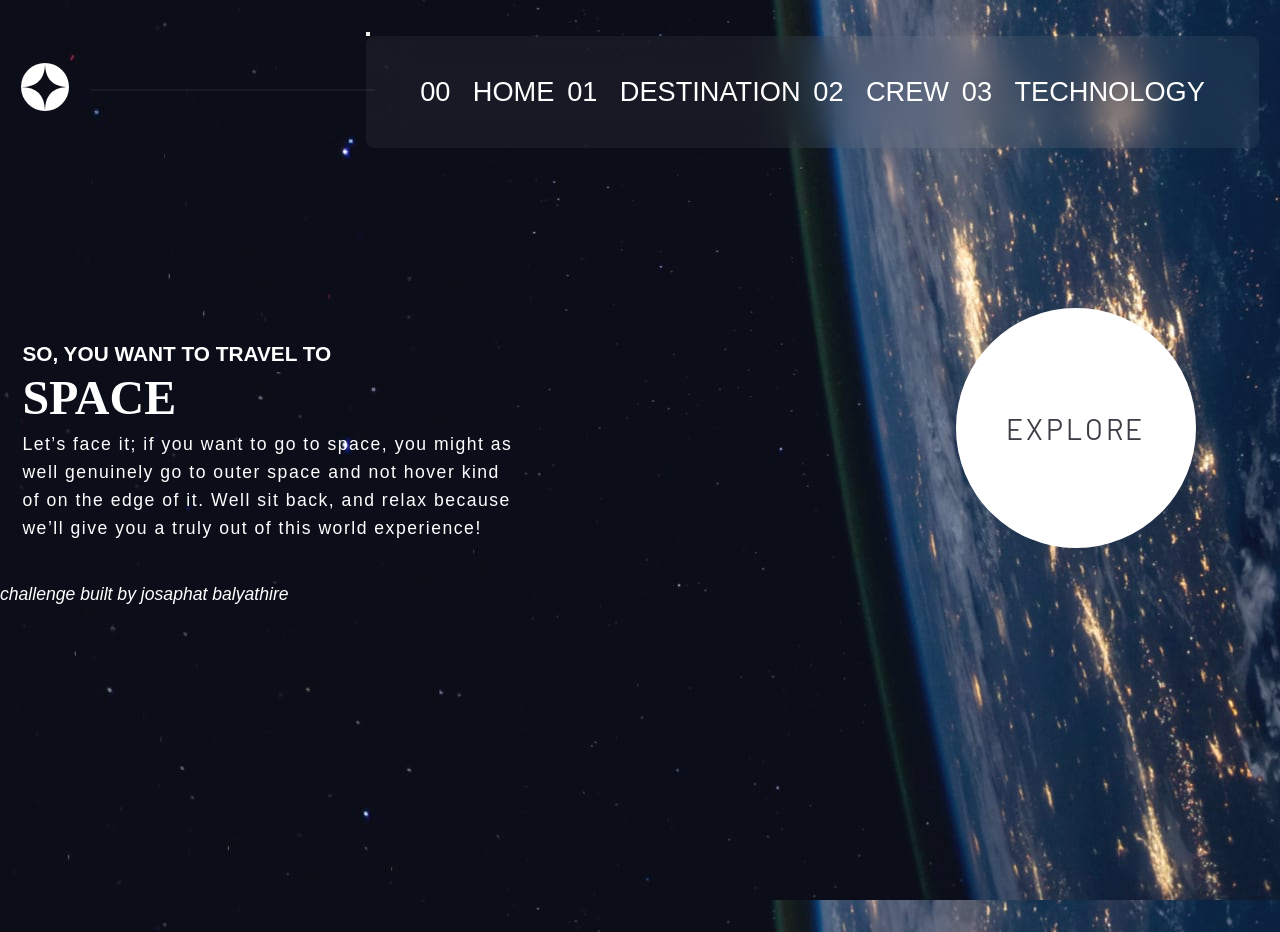
<file: index.html>
<!DOCTYPE html>
<html lang="en">
  <head>
    <meta charset="UTF-8" />
    <meta name="viewport" content="width=device-width, initial-scale=1.0" />

    <link
      rel="icon"
      type="image/png"
      sizes="32x32"
      href="./assets/favicon-32x32.png"
    />
    <title>The Design System</title>

    <link rel="preconnect" href="https://fonts.googleapis.com" />
    <link rel="preconnect" href="https://fonts.gstatic.com" crossorigin />
    <link
      href="https://fonts.googleapis.com/css2?family=Barlow+Condensed:wght@400;700&family=Bellefair&family=Barlow:wght@400;700&display=swap"
      rel="stylesheet"
    />

    <link rel="stylesheet" href="index.css" />

    <title>Frontend Mentor | Space tourism website</title>
  </head>

  <body class="home text-clr-white ff-general">
     <a href="#main" class="skip-content"> skip to the content</a>
    <!-- the header of the page -->
    <header id="primary-header" class="primary-header flex text-clr-white">
      <div class="logo-container">
        <img src="./assets/shared/logo.svg" alt="" class="logo" />
      </div>

      <div class="nav-menu">
        <button
          id="nav-toggle"
          aria-controls="primary-header"
          class="mobile-nav-toggle"
        >
          <span aria-expanded="false" class="sr-only">menu</span>
        </button>

        <nav class="navbar">
          <ul class="nav-list flex" data-josaphat="false">
            <li class="active nav-item uppercase ff-general fs-300">
              <a href="index.html" class="nav-link flex"
                ><span aria-hidden="true">00</span> Home</a
              >
            </li>
            <li class="nav-item uppercase ff-general fs-300">
              <a href="destination.html" class="nav-link flex"
                ><span aria-hidden="true">01</span> Destination</a
              >
            </li>
            <li class="nav-item uppercase ff-general fs-300">
              <a href="crew.html" class="nav-link flex"
                ><span aria-hidden="true">02</span> Crew</a
              >
            </li>
            <li class="nav-item uppercase ff-general fs-300">
              <a href="technology.html" class="nav-link flex"
                ><span aria-hidden="true">03</span> Technology</a
              >
            </li>
          </ul>
        </nav>
      </div>
    </header>

    <main class="grid-container-home grid ">
      <div>
        <h1 class="uppercase  ff-general fs-400">
          So, you want to travel to
          <span class=" fs-900 uppercase text-clr-white  ff-serif d-block">Space</span>
        </h1>

        <div>
          <p class=" letter-spacing3">
            Let’s face it; if you want to go to space, you might as well
            genuinely go to outer space and not hover kind of on the edge of it.
            Well sit back, and relax because we’ll give you a truly out of this
            world experience!
          </p>
        </div>
      </div>

      <div class="explore-btn-container">
        <a
          href="destination.html"
          class="large-btn text-clr-dark uppercase bg-clr-white ff-second letter-spacing2 fs-500"
          >Explore</a
        >
      </div>
    </main>

    <script src="index.js"></script>

    <address>
      <p>challenge built by <i>josaphat balyathire</i></p>
    </address>
  </body>
</html>
</file>
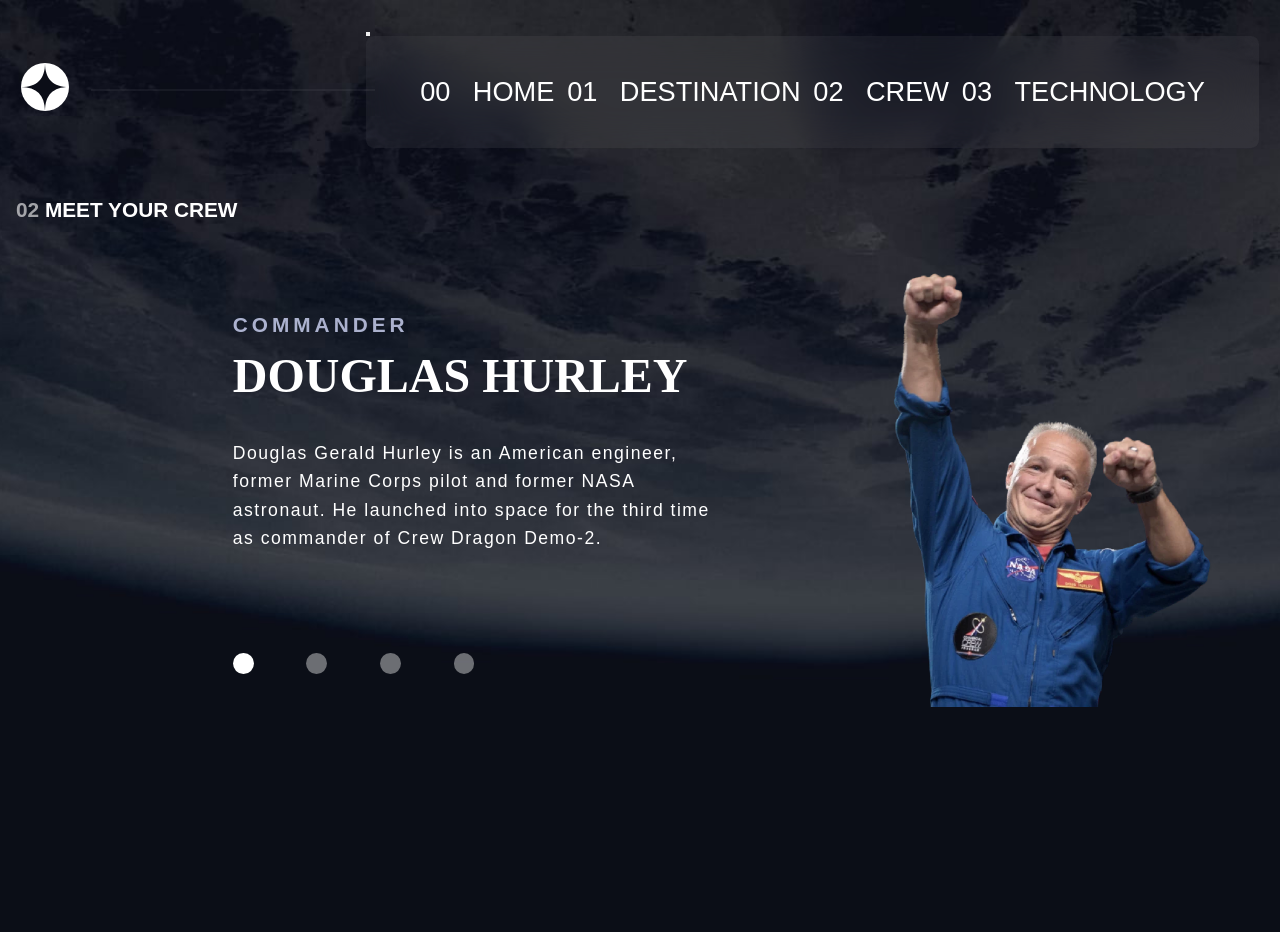
<file: crew.html>
<!DOCTYPE html>
<html lang="en">
  <head>
    <meta charset="UTF-8" />
    <meta name="viewport" content="width=device-width, initial-scale=1.0" />

    <link
      rel="icon"
      type="image/png"
      sizes="32x32"
      href="./assets/favicon-32x32.png"
    />
    <title>The Design System</title>

    <link rel="preconnect" href="https://fonts.googleapis.com" />
    <link rel="preconnect" href="https://fonts.gstatic.com" crossorigin />
    <link
      href="https://fonts.googleapis.com/css2?family=Barlow+Condensed:wght@400;700&family=Bellefair&family=Barlow:wght@400;700&display=swap"
      rel="stylesheet"
    />

    <link rel="stylesheet" href="index.css" />

    <title>Frontend Mentor | Space tourism website</title>
  </head>

  <body class="crew-page bg-clr-dark text-clr-white ff-general">
    <!-- the header of the page -->
     <a href="#main" class="skip-content"> skip to the content</a>
    <header id="primary-header" class="primary-header flex text-clr-white">
      <div class="logo-container">
        <img src="./assets/shared/logo.svg" alt="the logo of the page" class="logo" />
      </div>

      <div class="nav-menu">
        <button
          id="nav-toggle"
          aria-controls="primary-header"
          class="mobile-nav-toggle"
        >
          <span aria-expanded="false" class="sr-only">menu</span>
        </button>

        <nav class="navbar">
          <ul class="nav-list flex" data-josaphat="false">
            <li class=" nav-item uppercase ff-general fs-300">
              <a href="index.html" class="nav-link flex"
                ><span aria-hidden="true">00</span> Home</a
              >
            </li>
            <li class=" nav-item uppercase ff-general fs-300">
              <a href="destination.html" class="nav-link flex"
                ><span aria-hidden="true">01</span> Destination</a
              >
            </li>
            <li class="active nav-item uppercase ff-general fs-300">
              <a href="crew.html" class="nav-link flex"
                ><span aria-hidden="true">02</span> Crew</a
              >
            </li>
            <li class="nav-item uppercase ff-general fs-300">
              <a href="technology.html" class="nav-link flex"
                ><span aria-hidden="true">03</span> Technology</a
              >
            </li>
          </ul>
        </nav>
      </div>
    </header>

 
    <main class="grid-container-crew grid-container">
  
    <h1 class="heading center uppercase "><span>02</span> Meet your crew</h1>
  
    <div class="sub-container grid ">
      <!-- dots -->
        <div class="dot-indicators flex tabs tab-container" >
            <button aria-selected="true"  role="tab" aria-controls="commander commander-image" ><span class="sr-only">slider</span></button>
            <button aria-selected="false" role="tab" aria-controls="mission-page mark-image"  ><span class="sr-only">slider</span></button>
            <button aria-selected="false" role="tab" aria-controls="pilote-page pilote-image"  ><span class="sr-only">slider</span></button>
            <button aria-selected="false" role="tab" aria-controls="engineer-image engineer-page"  ><span class="sr-only">slider</span></button>
        </div>

        <!-- commander content page -->
      <article id="commander" class="content" tabindex="0">
        <div id="info flex">
          <h2 class="fs-400 uppercase text-clr-dark-opac letter-spacing1">Commander</h2>
          <h3 class="fs-900 uppercase ff-serif">Douglas Hurley</h3>
          <p class="center letter-spacing3">
            Douglas Gerald Hurley is an American engineer, former Marine Corps pilot
            and former NASA astronaut. He launched into space for the third time as
            commander of Crew Dragon Demo-2.
          </p>
        </div>
      </article>

      <picture id="commander-image" class="picture">
        <source  srcset="./assets/crew/image-douglas-hurley.webp">
        <img src="./assets/crew/image-douglas-hurley.png" alt="the commander">
      </picture>
     
      <!-- the mission page  -->
    <article hidden id="mission-page" class="content" tabindex="0">
        <div id="info">
          <h2 class="fs-400 uppercase text-clr-dark-opac letter-spacing1">Mission Specialist</h2>
          <h3 class="fs-900 uppercase ff-serif">Mark Shuttleworth</h3>
          <p class="center letter-spacing3">
            Mark Richard Shuttleworth is the founder and CEO of Canonical, the company behind 
            the Linux-based Ubuntu operating system. Shuttleworth became the first South 
            African to travel to space as a space tourist.
          </p>
        </div>
      </article>
      <picture hidden id="mark-image" class="picture">
        <source  srcset="./assets/crew/image-mark-shuttleworth.webp">
        <img src="./assets/crew/image-mark-shuttleworth.png" alt="mark Shuttleworth">
      </picture>


  <!-- the pilote page  -->
    <article hidden id="pilote-page" class="content" tabindex="0">
        <div id="info">
          <h2 class="fs-400 uppercase text-clr-dark-opac letter-spacing1">Pilot</h2>
          <h3 class="fs-900 uppercase ff-serif">Victor Glover</h3>
          <p class="center letter-spacing3">
            
            Pilot on the first operational flight of the SpaceX Crew Dragon to the 
            International Space Station. Glover is a commander in the U.S. Navy where 
            he pilots an F/A-18.He was a crew member of Expedition 64, and served as a 
            station systems flight engineer.
          </p>
        </div>
      </article>
      <picture hidden id="pilote-image" class="picture">
        <source  srcset="./assets/crew/image-victor-glover.webp">
        <img src="./assets/crew/image-victor-glover.png" alt="mark Shuttleworth">
      </picture>

    <article hidden id="engineer-page" class="content" tabindex="0">
        <div id="info">
          <h2 class="fs-400 uppercase text-clr-dark-opac letter-spacing1">Flight Engineer</h2>
          <h3 class="fs-900 uppercase ff-serif">Anousheh Ansari</h3>
          <p class="center letter-spacing3">
              Anousheh Ansari is an Iranian American engineer and co-founder of Prodea Systems. 
              Ansari was the fourth self-funded space tourist, the first self-funded woman to 
              fly to the ISS, and the first Iranian in space.
          </p>
        </div>
      </article>

      <picture hidden id="engineer-image" class="picture">
        <source  srcset="./assets/crew/image-anousheh-ansari.webp">
        <img src="./assets/crew/image-anousheh-ansari.png" alt="mark Shuttleworth">
      </picture>
     
    </div>
</main>
</body>
<script src="index.js"></script>
</file>
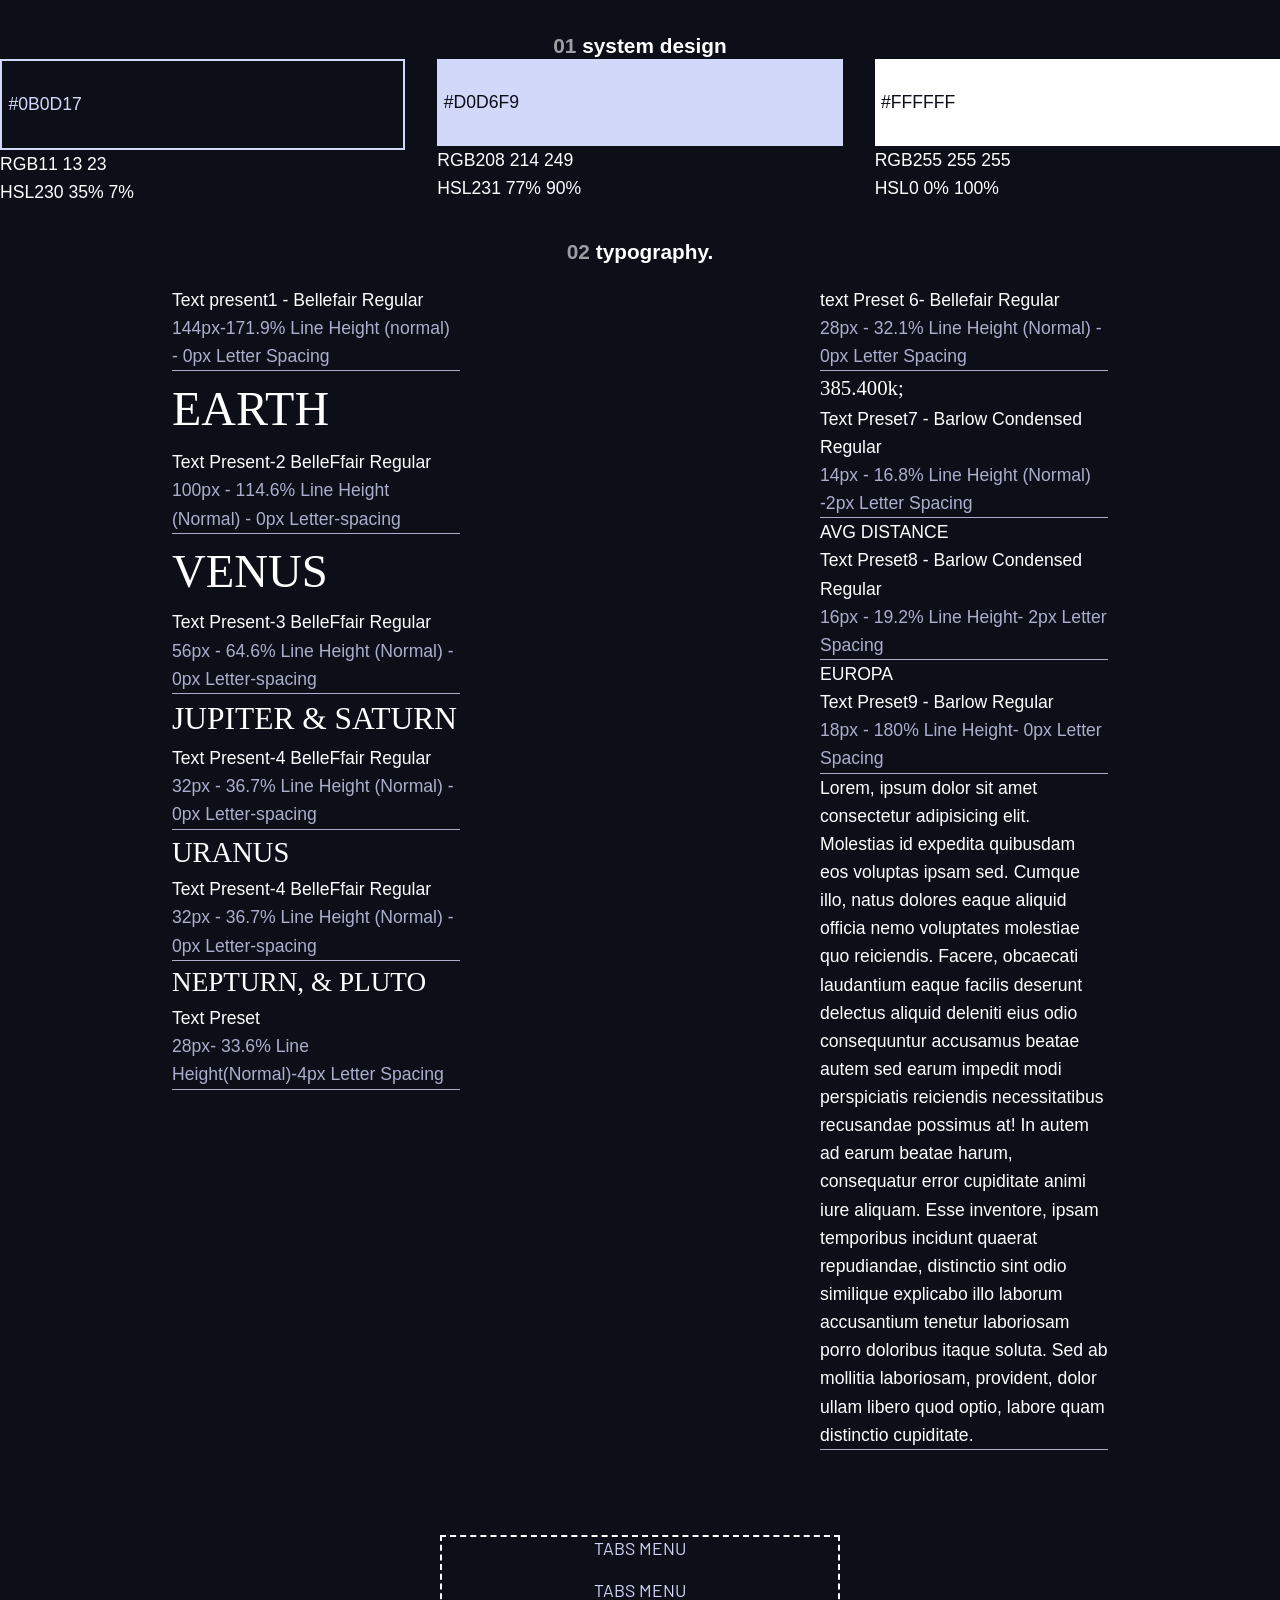
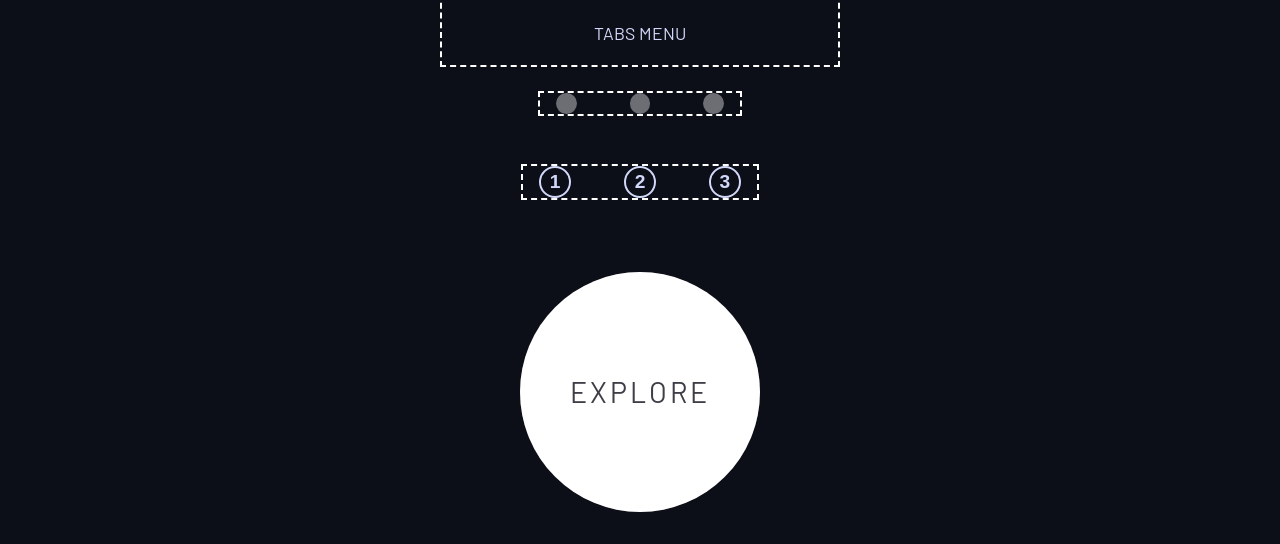
<file: design-system.html>
<!DOCTYPE html>
<html lang="en">
<head>
    <meta charset="UTF-8">
    <meta name="viewport" content="width=device-width, initial-scale=1.0">
    <title>the design system</title>
    <link rel="preconnect" href="https://fonts.googleapis.com">
    <link rel="preconnect" href="https://fonts.gstatic.com" crossorigin>
    <link href="https://fonts.googleapis.com/css2?family=Barlow+Condensed:wght@400;700&family=Bellefair&family=Barlow:wght@400;700&display=swap"
        rel="stylesheet">
    
    <!-- styling link -->
     <link rel="stylesheet" href="index.css">
     <style>
      .grid  {
        display: grid;
        gap: 2rem;
      }
       .second-section > .container > div {
        border-bottom: 1px solid hsl(231 77% 90% / .8);
      }
      
     </style>
</head>
<body class=" bg-clr-dark text-clr-white ff-general">
     <h1 class="center heading"><span>01</span> system design</h1>

     <!----------
      colors
     ----------->
    <div class=" grid" style="grid-template-columns: repeat(auto-fit, minmax(5rem, 1fr));">
       

        <div>
            <div class="bg-clr-dar text-clr-light" style="padding: 2rem .4rem;border: 2px solid ;">
                 #0B0D17
            </div>
            <p><span>RGB</span><span>11 13 23</span></p>
            <p><span>HSL</span><span>230 35% 7%</span></p>
        </div>
        <div>
            <div class="bg-clr-light text-clr-dark" style ="padding: 2rem .4rem">
            #D0D6F9
            </div>
            <p><span>RGB</span><span>208 214 249</span></p>
            <p><span>HSL</span><span>231 77% 90%</span></p>
        </div>
        <div>
            <div class="white-color bg-clr-white text-clr-dark" style="padding: 2rem .4rem">
            #FFFFFF
            </div>
            <p><span>RGB</span><span>255 255 255</span></p>
            <p><span>HSL</span><span>0 0% 100%</span></p>
        </div>
        </div>
    </div>

    <!-----------
     typography
    --------- -->

    <h1 class="center heading"><span>02</span> typography.</h1>
    <section  id="typography " class="second-section flex" >
        
        <div style="flex-basis: 20rem;" class="container flow">
          <div>
              <p>Text present1 - Bellefair Regular</p>
              <p style="color: hsl(231 77% 90% / .8);">144px-171.9% Line Height (normal) - 0px Letter Spacing</p>
          </div>
          <div>
              <p class="fs-900 ff-serif">EARTH</p>
              <p>Text Present-2 BelleFfair Regular</p>
              <p style="color: hsl(231 77% 90% / .8);">100px - 114.6% Line Height (Normal) - 0px Letter-spacing</p>
          </div>
          <div>
              <p class="fs-800 ff-serif">VENUS</p>
              <p>Text Present-3 BelleFfair Regular</p>
              <p style="color: hsl(231 77% 90% / .8);">56px - 64.6% Line Height (Normal) - 0px Letter-spacing</p>
          </div>
          <div>
              <p class="fs-600 ff-serif">JUPITER & SATURN</p>
              <p>Text Present-4 BelleFfair Regular</p>
              <p style="color: hsl(231 77% 90% / .8);">32px - 36.7% Line Height (Normal) - 0px Letter-spacing</p>
          </div>
          <div>
              <p class="fs-500 ff-serif">URANUS</p>
              <p>Text Present-4 BelleFfair Regular</p>
              <p style="color: hsl(231 77% 90% / .8);">32px - 36.7% Line Height (Normal) - 0px Letter-spacing</p>
          </div>
          <div>
              <p class="fs-300 ff-serif">NEPTURN, & PLUTO</p>
              <p>Text Preset</p>
              <p style="color: hsl(231 77% 90% / .8);">28px- 33.6% Line Height(Normal)-4px Letter Spacing</p>
          </div>
        </div>

        <div style="flex-basis: 20rem;" class="container flow">
           <div>
            <p>text Preset 6- Bellefair Regular</p>
            <p class="text-clr-dark-opac">28px - 32.1% Line Height (Normal) - 0px Letter Spacing</p>
           </div>

           <div>
            <p  class="fs-400 ff-serif" >385.400k;</p>
            <p>Text Preset7 - Barlow Condensed Regular</p>
            <p class="text-clr-dark-opac">14px - 16.8% Line Height (Normal) -2px Letter Spacing</p>
           </div>

           <div>
            <p>AVG DISTANCE</p>
            <p>Text Preset8 - Barlow Condensed Regular</p>
            <p class="text-clr-dark-opac">16px - 19.2% Line Height- 2px Letter Spacing</p>
           </div>

           <div>
            <p>EUROPA</p>
            <p>Text Preset9 - Barlow Regular</p>
            <p class="text-clr-dark-opac">18px - 180% Line Height- 0px Letter Spacing</p>
           </div>
           <div>
           <p>Lorem, ipsum dolor sit amet consectetur adipisicing elit. Molestias id expedita quibusdam eos voluptas ipsam sed. Cumque illo, natus dolores eaque aliquid officia nemo voluptates molestiae quo reiciendis. Facere, obcaecati laudantium eaque facilis deserunt delectus aliquid deleniti eius odio consequuntur accusamus beatae autem sed earum impedit modi perspiciatis reiciendis necessitatibus recusandae possimus at! In autem ad earum beatae harum, consequatur error cupiditate animi iure aliquam. Esse inventore, ipsam temporibus incidunt quaerat repudiandae, distinctio sint odio similique explicabo illo laborum accusantium tenetur laboriosam porro doloribus itaque soluta. Sed ab mollitia laboriosam, provident, dolor ullam libero quod optio, labore quam distinctio cupiditate.</p>
           </div>
        </div>
    </section>

    <!--------------
     components 
     ----------- -->
    
    <div id="components "class="container grid-container flow">
          <!-- tabs -->
        <div style="border: 2px dashed;" class="underline-indicators container  ">
            <button class=" text-clr-white uppercase ff-second " >Tabs Menu</button>
            <button class=" text-clr-white uppercase ff-second " >Tabs Menu</button>
            <button class=" text-clr-white uppercase ff-second " >Tabs Menu</button>
        </div>

        <!-- dots -->
        <div style="border: 2px dashed;" class="dot-indicators flex container " >
            <button><span class="sr-only">slider</span></button>
            <button><span class="sr-only">slider</span></button>
            <button><span class="sr-only">slider</span></button>
        </div>

        <!-- numbers  -->
        <div style="border: 2px dashed;" class="numbers-indicator container flex">
            <button  class="bg-clr-dark text-clr-light"><span class="sr-only ">slider</span aria-hidden="true">1<span></span></button>
            <button  class="bg-clr-dark text-clr-light"><span class="sr-only ">slider</span aria-hidden="true">2<span></span></button>
            <button  class="bg-clr-dark text-clr-light"><span class="sr-only ">slider</span aria-hidden="true">3<span></span></button>
        </div>
    </div>

    <div class="explore-btn-container  grid-container">
        <a href="#" class="large-btn text-clr-dark uppercase  bg-clr-white ff-second letter-spacing2 fs-500">Explore</a>
    </div>

</body>
</html>
</file>
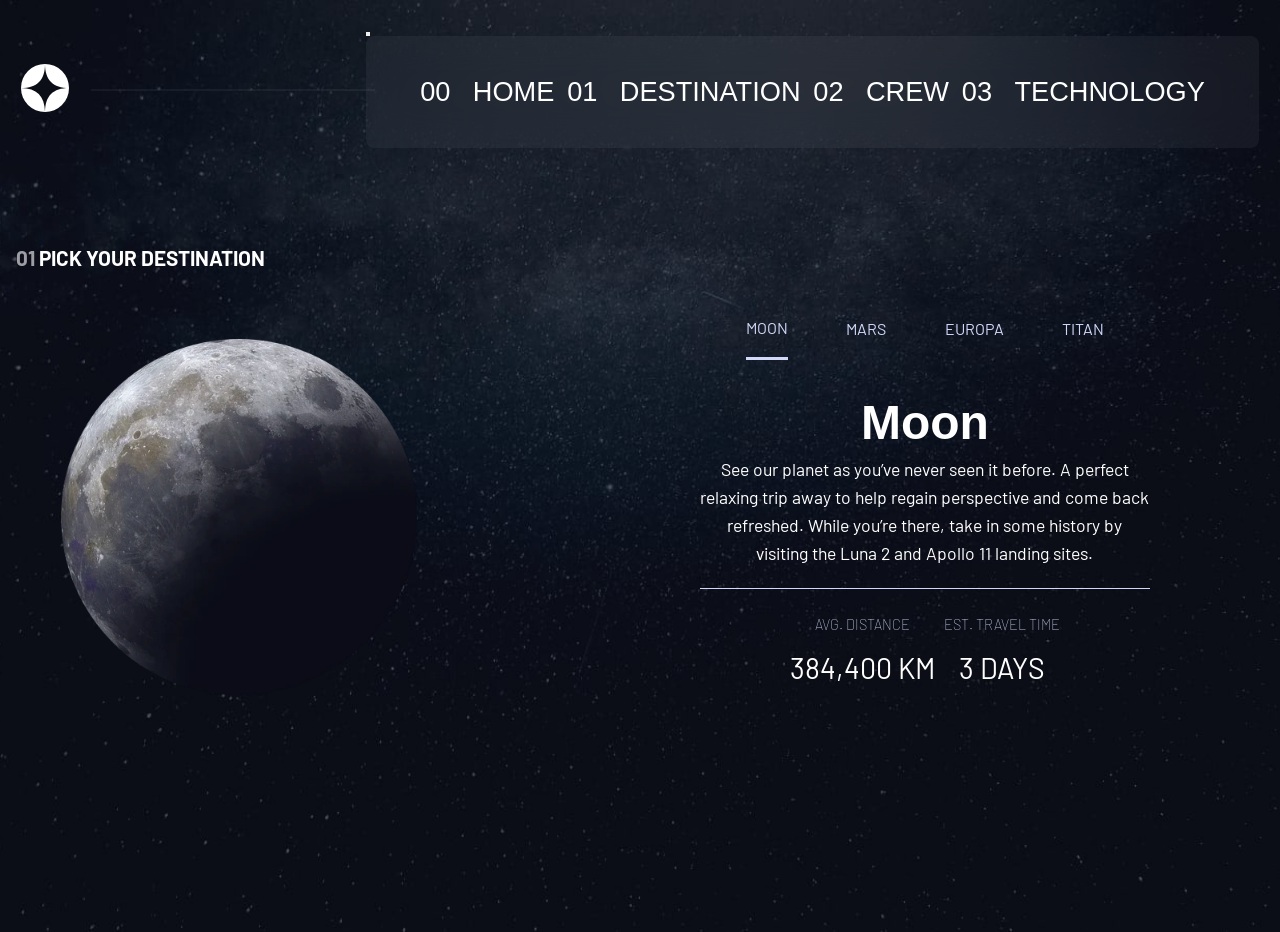
<file: destination.html>
<!DOCTYPE html>
<html lang="en">
  <head>
    <meta charset="UTF-8" />
    <meta name="viewport" content="width=device-width, initial-scale=1.0" />

    <link
      rel="icon"
      type="image/png"
      sizes="32x32"
      href="./assets/favicon-32x32.png"
    />
    <title>The Design System</title>

    <link rel="preconnect" href="https://fonts.googleapis.com" />
    <link rel="preconnect" href="https://fonts.gstatic.com" crossorigin />
    <link
      href="https://fonts.googleapis.com/css2?family=Barlow+Condensed:wght@400;700&family=Bellefair&family=Barlow:wght@400;700&display=swap"
      rel="stylesheet"
    />

    <link rel="stylesheet" href="index.css" />

    <title>Frontend Mentor | Space tourism website</title>
  </head>

  <body class="destination-page bg-clr-dark text-clr-white ff-second">
    <!-- the header of the page -->
     <a href="#main" class="skip-content"> skip to the content</a>
    <header id="primary-header" class="primary-header flex text-clr-white ">
      <div class="logo-container">
        <img src="./assets/shared/logo.svg" alt="the logo of the page" class="logo" />
      </div>

      <div class="nav-menu">
        <button
          id="nav-toggle"
          aria-controls="primary-header"
          class="mobile-nav-toggle"
        >
          <span aria-expanded="false" class="sr-only">menu</span>
        </button>

        <nav class="navbar">
          <ul class="nav-list flex" data-josaphat="false">
            <li class=" nav-item uppercase ff-general fs-300">
              <a href="index.html" class="nav-link flex"
                ><span aria-hidden="true">00</span> Home</a
              >
            </li>
            <li class="active nav-item uppercase ff-general fs-300">
              <a href="destination.html" class="nav-link flex"
                ><span aria-hidden="true">01</span> Destination</a
              >
            </li>
            <li class="nav-item uppercase ff-general fs-300">
              <a href="crew.html" class="nav-link flex"
                ><span aria-hidden="true">02</span> Crew</a
              >
            </li>
            <li class="nav-item uppercase ff-general fs-300">
              <a href="technology.html" class="nav-link flex"
                ><span aria-hidden="true">03</span> Technology</a
              >
            </li>
          </ul>
        </nav>
      </div>
    </header>
    
    <main id="main" class="grid-container-destination grid-container ">
    <h1 class="heading uppercase"><span>01</span> Pick your destination</h1>
    <div class="sub-container">
     <!-- tabs -->
      <div class="underline-indicators tabs flex">
          <button aria-selected="true" role="tab" aria-controls="moon-content moon" class=" text-clr-white uppercase ff-second fs-200 " >moon</button>
          <button aria-selected="false" role="tab" aria-controls="mars-content mars" class=" text-clr-white uppercase ff-second fs-200 " >mars</button>
          <button aria-selected="false" role="tab" aria-controls="europa-content europa" class=" text-clr-white uppercase ff-second fs-200 " >europa</button>
          <button aria-selected="false" role="tab" aria-controls="titan-content titan" class=" text-clr-white uppercase ff-second fs-200 " >titan</button>
      </div>

      <!-- the moon content  -->
      <article id="moon-content" class="flow-small content" tabindex="0">
        <h2 class="center fs-900 ff-general">Moon</h2>
        <section class="details">
          <p class="center">
            See our planet as you’ve never seen it before. A perfect relaxing trip away to help
            regain perspective and come back refreshed. While you’re there, take in some history
            by visiting the Luna 2 and Apollo 11 landing sites.
          </p>
          <div class="distance-info  flow flex">
            <div  class="flex">
              <h3 class=" uppercase text-clr-light">Avg. distance</h3>
              <p class="fs-500 uppercase">384,400 km</p>
            </div>
            <div class="flex">
              <h3 class=" uppercase text-clr-light  ">Est. travel time</h3>
              <p class="fs-500 uppercase">3 days</p>
            </div>
          </div>
        </section>
      </article>
       
      <!-- the mars content  -->
      <article id="mars-content" hidden class="flow-small content" tabindex="0">
        <h2 class="center fs-900 ff-general">Mars</h2>
        <section class="details">
          <p class="center">
             Don’t forget to pack your hiking boots. You’ll need them to tackle Olympus Mons, 
              the tallest planetary mountain in our solar system. It’s two and a half times 
              the size of Everest!
          </p>
          <div class="distance-info  flow flex">
            <div  class="flex">
              <h3 class=" uppercase text-clr-light">Avg. distance</h3>
              <p class="fs-500 uppercase">  225 mil. km</p>
            </div>
            <div class="flex">
              <h3 class=" uppercase text-clr-light  ">Est. travel time</h3>
              <p class="fs-500 uppercase"> 9 months</p>
            </div>
          </div>
        </section>

      </article>  

        <!-- the europa section  -->
      <article id="europa-content" hidden class="flow-small content" tabindex="0">
        <h2 class="center fs-900 ff-general">Europa</h2>
        <section class="details">
         <p class="center">
           The smallest of the four Galilean moons orbiting Jupiter, Europa is a 
             winter lover’s dream. With an icy surface, it’s perfect for a bit of 
             ice skating, curling, hockey, or simple relaxation in your snug 
             wintery cabin.
         </p>
          <div class="distance-info  flow flex">
            <div  class="flex">
              <h3 class=" uppercase text-clr-light">Avg. distance</h3>
              <p class="fs-500 uppercase">628 mil. km</p>
            </div>
            <div class="flex">
              <h3 class=" uppercase text-clr-light  ">Est. travel time</h3>
              <p class="fs-500 uppercase"> 3 years</p>
            </div>
          </div>
        </section>
      </article>

      <!-- the titan content   -->
      <article id="titan-content" hidden class="flow-small content" tabindex="0">
        <h2 class="center fs-900 ff-general">Titan</h2>
        <section class="details">
          <p class="center">
            The only moon known to have a dense atmosphere other than Earth, Titan 
              is a home away from home (just a few hundred degrees colder!). As a 
              bonus, you get striking views of the Rings of Saturn.
          </p>

          <div class="distance-info  flow flex">
            <div  class="flex">
              <h3 class=" uppercase text-clr-light">Avg. distance</h3>
              <p class="fs-500 uppercase"> 1.6 bil. km</p>
            </div>
            <div class="flex">
              <h3 class=" uppercase text-clr-light  ">Est. travel time</h3>
              <p class="fs-500 uppercase"> 7 years</p>
            </div>
          </div>
        </section>
      </article>
    </div>

    <picture id="moon" class="picture">
      <source  srcset="./assets/destination/image-moon.webp">
      <img src="./assets/destination/image-moon.png" alt="the Moon" class="image">
    </picture>

    <picture id="mars" class="picture" hidden>
      <source srcset="./assets/destination/image-mars.webp">
      <img src="./assets/destination/image-mars.png" alt="the Mars planet" class="image">
    </picture>

    <picture id="europa" class="picture" hidden>
      <source id="europa" srcset="./assets/destination/image-europa.webp">
      <img src="./assets/destination/image-europa.png" alt="the Europa image" class="image">
    </picture>

    <picture class="picture" id="titan" hidden>
      <source srcset="./assets/destination/image-titan.webp">
      <img src="./assets/destination/image-titan.png" alt="the Titan image" class="image">
    </picture>

  </main>
  <script src="index.js"></script>
</body>
</html>
</file>
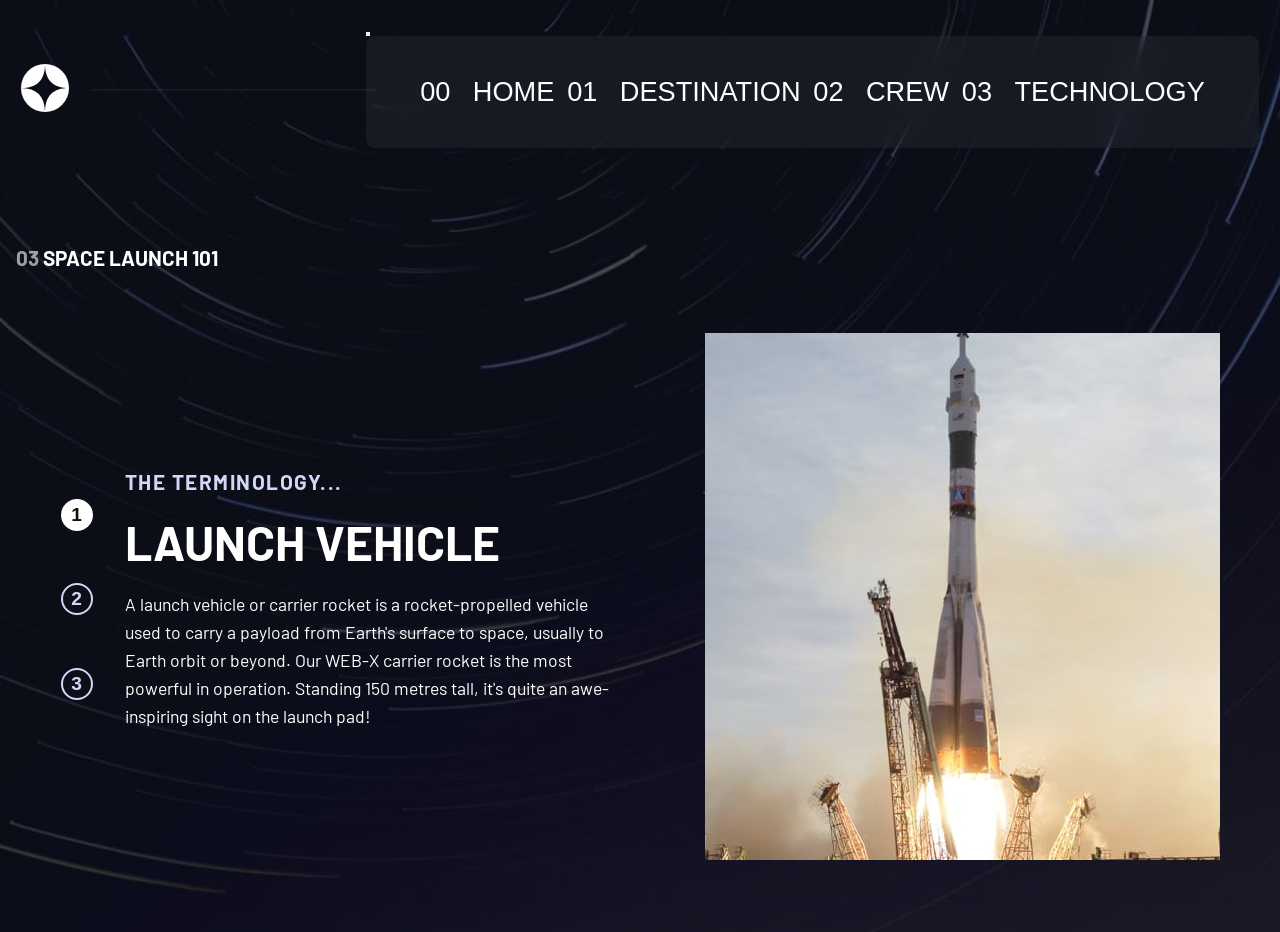
<file: technology.html>
<!DOCTYPE html>
<html lang="en">
  <head>
    <meta charset="UTF-8" />
    <meta name="viewport" content="width=device-width, initial-scale=1.0" />

    <link
      rel="icon"
      type="image/png"
      sizes="32x32"
      href="./assets/favicon-32x32.png"
    />
    <title>The Design System</title>

    <link rel="preconnect" href="https://fonts.googleapis.com" />
    <link rel="preconnect" href="https://fonts.gstatic.com" crossorigin />
    <link
      href="https://fonts.googleapis.com/css2?family=Barlow+Condensed:wght@400;700&family=Bellefair&family=Barlow:wght@400;700&display=swap"
      rel="stylesheet"
    />

    <link rel="stylesheet" href="index.css" />

    <title>Frontend Mentor | Space tourism website</title>
  </head>

  <body class="technology-page bg-clr-dark text-clr-white ff-second">
     <a href="#main" class="skip-content"> skip to the content</a>
    <!-- the header of the page -->
    <header id="primary-header" class="primary-header flex text-clr-white">
      <div class="logo-container">
        <img src="./assets/shared/logo.svg" alt="" class="logo" />
      </div>

      <div class="nav-menu">
        <button
          id="nav-toggle"
          aria-controls="primary-header"
          class="mobile-nav-toggle"
        >
          <span aria-expanded="false" class="sr-only">menu</span>
        </button>

        <nav class="navbar">
          <ul class="nav-list flex" data-josaphat="false">
            <li class=" nav-item uppercase ff-general fs-300">
              <a href="index.html" class="nav-link flex"
                ><span aria-hidden="true">00</span> Home</a
              >
            </li>
            <li class="nav-item uppercase ff-general fs-300">
              <a href="destination.html" class="nav-link flex"
                ><span aria-hidden="true">01</span> Destination</a
              >
            </li>
            <li class="nav-item uppercase ff-general fs-300">
              <a href="crew.html" class="nav-link flex"
                ><span aria-hidden="true">02</span> Crew</a
              >
            </li>
            <li class="active nav-item uppercase ff-general fs-300">
              <a href="technology.html" class="nav-link flex"
                ><span aria-hidden="true">03</span> Technology</a
              >
            </li>
          </ul>
        </nav>
      </div>
    </header>
 

  <main id="main" class="grid-container grid-container-technology">
    <h1 class="heading uppercase"><span>03</span> Space launch 101</h1>
    <div class="sub-container grid">

     <!-- number indicators -->
      
       <div class="numbers-and-content-container">
         <div class="numbers-indicator tabs flex">
              <button aria-selected="true" role="tab"  aria-controls="vehicle-page vehicle-image"  class="bg-clr-dark text-clr-light"><span class="sr-only ">slider</span aria-hidden="true">1<span></span></button>
              <button aria-selected="false" role="tab" aria-controls="passeport-page passeport-image"   class="bg-clr-dark text-clr-light"><span class="sr-only ">slider</span aria-hidden="true">2<span></span></button>
              <button aria-selected="false" role="tab" aria-controls="capsule-page capsul-image"   class="bg-clr-dark text-clr-light"><span class="sr-only ">slider</span aria-hidden="true">3<span></span></button>
          </div>

          <!-- the space lanch page  -->
          <article id="vehicle-page" class="content " tabindex="0">
            <h2 class="uppercase text-clr-light fs-400 center letter-spacing3">The terminology...</h2>
            <h3 class="uppercase fs-900 center">Launch vehicle</h3>
            <p>
             A launch vehicle or carrier rocket is a rocket-propelled vehicle used to carry a
             payload from Earth's surface to space, usually to Earth orbit or beyond. Our
             WEB-X carrier rocket is the most powerful in operation. Standing 150 metres tall,
             it's quite an awe-inspiring sight on the launch pad!
            </p>
          </article>
          
          <!-- launch passeport page  -->
          <article id="passeport-page" hidden class="content " tabindex="0">
            <h2 class="uppercase text-clr-light fs-400 center letter-spacing3">The terminology...</h2>
            <h3 class="uppercase fs-900 center">Spaceport</h3>
           <p>
             A spaceport or cosmodrome is a site for launching (or receiving) spacecraft, 
               by analogy to the seaport for ships or airport for aircraft. Based in the 
               famous Cape Canaveral, our spaceport is ideally situated to take advantage 
               of the Earth’s rotation for launch.
           </p>
          </article>
       
       
         <!-- the space capsul page  -->
         <article id="capsule-page" hidden class="content " tabindex="0">
            <h2 class="uppercase text-clr-light fs-400 center letter-spacing3">The terminology...</h2>
            <h3 class="uppercase fs-900 center">Space capsule</h3>
           <p>
              A space capsule is an often-crewed spacecraft that uses a blunt-body reentry 
              capsule to reenter the Earth's atmosphere without wings. Our capsule is where 
              you'll spend your time during the flight. It includes a space gym, cinema, 
              and plenty of other activities to keep you entertained.
           </p>
        </article>
        
      </div>
        <picture  id="vehicle-image" class="picture">
          <source srcset="./assets/technology/image-launch-vehicle-portrait.jpg" 
            media="(min-width: 45em)">
         <img src="./assets/technology/image-launch-vehicle-landscape.jpg" alt=" the launch vehicle">
        </picture>

        <picture hidden id="passeport-image" class="picture">
          <source srcset="./assets/technology/image-spaceport-portrait.jpg" 
            media="(min-width: 45em)">
         <img src="./assets/technology/image-spaceport-landscape.jpg" alt=" the launch vehicle">
        </picture>

        <picture hidden id="capsul-image" class="picture">
         <source srcset="./assets/technology/image-space-capsule-portrait.jpg" 
           media="(min-width: 45em)">
        <img src="./assets/technology/image-space-capsule-landscape.jpg" alt=" the launch vehicle">
       </picture>
    </div>
  </main>
</body>
<script src="index.js"></script>
</html>
</file>
<file: index.css>
/* 
---------------------
general  css reset
---------------------
 */
 * {
    box-sizing: border-box;
    margin: 0;
    padding: 0;
 }
 h1,
 h2,
 h3,
 h4,
 h5,
 p,
 ul,
 ol {
    margin: 0;
 }
 picture,
 img,
 canvas,
 svg,
 iframe {
    width: 100%;
    cursor: pointer;
 }
 li {
    list-style: none;
    color: inherit;
 }
 a {
    text-decoration: none;
    color: inherit;
 }
 p {
  line-height: 1.6;
 }
 form,
 input,
 button {
   font-size: inherit;
 }
 button {
   display: block;
 }

 /* set up the body  */
 body {
    min-height: 100vh;
    line-height: 1.3;
    font-size: 1.1rem;
    scrollbar-gutter: stable;

 }

 

 :root {
    /* colors  */

    --color-dark : 230 35% 7%;
    --color-dark-opac : 230 35% 7%;
    --color-light: 231 77% 90%;  
    --color-white: 0 0% 100%;

    /* font sizes  */
    --fs-900: clamp(2.4rem, 6vw, 3rem);
    --fs-800: 2.920rem;
    --fs-700: clamp(2rem, 3vw - .1rem, 4.4rem);
    --fs-600: 1.967rem;
    --fs-500: 1.622em;
    --fs-400: 1.300rem;
    --fs-300: clamp(1rem, 3vw - .1rem, 1.7rem);
    --fs-200: 1rem;

    /*
     font families  
    */

    --ff-serif: serif,"Barlow condensed";
    --ff-second: 'Barlow', sans-serif;
    --ff-general: "bellefaire",sans-serif;
 }
 @media (max-width: 35em) {
   :root {
    --fs-900: clamp(1.7em, 5vw - .1rem, 4rem);
    --fs-800: 2.620rem;
    --fs-600: 1.967rem;
    --fs-500: 1.622rem;
    --fs-400: 1.300rem;
    --fs-200: 1rem;
   }
 }

 /*
 ------------------------
  utilities
  -----------------------
  */
  .container {
   padding-inline: 1rem;
   margin-inline: auto;
   
  }
  .skip-content {
    padding: .4rem;
    color: hsl(var(--color-dark));
    background-color: hsl(var(--color-white));
    transition: .4s ease;
    border-radius: 2rem;
    position: absolute;
    top:8rem;
    left: -10rem;
    z-index: 999;
  }

  .skip-content:focus {
    left: 0;
  }
  .center {
   text-align: center;
  }
  .flow {
   
   margin-block: 1.3rem;
  }
  .flow-small {
   margin: 2rem 0;
  }
  .center {
    text-align: center;
  }

  .grid {
   display: grid;
   gap: var(--gap, 0.8rem)
  }

  .grid-container {
    display: grid;
    gap: 10%;
    place-items: center;
    align-items: center;
    padding-inline: 1rem;
    padding-bottom: 2rem;
    margin-top: 4rem;
  }
  .flex {
   display: flex;
   gap: var(--gap, 1rem)
  }

  .uppercase {
   text-transform: uppercase;
  }

  .d-block {
   display: block;
  }
  .heading {
    font-size: var(--fs-400);
    margin-top: 2rem;
    text-wrap: nowrap;

    @media (min-width: 35em){
      align-self: flex-start;
      justify-self: start;

    }
  }
 
  .heading span {
    opacity: .6;
  }

  .sr-only {
   position: absolute;
   width: 1px;
   overflow: hidden;
   height: 1px;
   margin: -1px;
   clip: rect(0 , 0,0,0);
   padding: 0;
   white-space: no-wrap;

  }

  /* colors  */

.text-clr-dark{color: hsl(var(--color-dark));}
.text-clr-dark-opac{color:hsl(231 77% 90% / .8);}
.text-clr-light{color: hsl(var(--color-light));}
.text-clr-white {color: hsl(var(--color-white));}

.bg-clr-dark {background-color: hsl(var(--color-dark));}
.bg-clr-light {background-color: hsl(var(--color-light));}
.bg-clr-white {background-color: hsl(var(--color-white));}

/* 
-----------------------
typography 
-------------------
 */

/* font sizes */
.fs-900 {font-size: var(--fs-900);}
.fs-800 {font-size: var(--fs-800);}
.fs-700 {font-size: var(--fs-700);}
.fs-600 {font-size: var(--fs-600);}
.fs-500 {font-size: var(--fs-500);}
.fs-400 {font-size: var(--fs-400);}
.fs-300 {font-size: var(--fs-300);}
.fs-200 {font-size: var(--fs-200);}

/* font-family  */
.ff-serif {font-family: var(--ff-serif);}
.ff-general {font-family: var(--ff-general);}
.ff-second {font-family: var(--ff-second);}

.letter-spacing1  {letter-spacing: 4px;}
.letter-spacing2  {letter-spacing: 2.9px;}
.letter-spacing3  {letter-spacing: 1.5px;}


/*
----------------------
 components
 ---------------------
 */

 .logo {
  width: 3rem

 }
.underline-indicators {
  width: 90%;
  max-width: 400px;
  margin: auto;
  --gap: 1rem;
}

.underline-indicators button[aria-selected="true"]{
  border-bottom: .2rem solid;
  
}

 .underline-indicators > * {
   cursor: pointer;
    border: none;
   padding-bottom: 1.3rem;
   background: transparent;
   margin: auto;
   color: hsl(var(--color-light));

 }
 .underline-indicators *:hover,
 .underline-indicators *:focus  {
   border-bottom: .2rem solid hsl(var(--color-white)/ .4 );
   
 }

 .dot-indicators * {
   cursor: pointer;
   width: 1.5rem;
   aspect-ratio: 1 / 1;
   border-radius: 50%;
   border: none;
   background-color: hsl(var(--color-white) / .4 );
 }
 .dot-indicators *:hover,
 .dot-indicators:focus {
   background-color: hsl(var(--color-white) );
 }
 .numbers-indicator,
 .dot-indicators {
   --gap: 2.7rem;
 }
 
 .numbers-indicator button {
   cursor: pointer;
    width: 2rem;
    aspect-ratio: 1;
    border: 2px solid;
    border-radius: 50%;
    font-size: 1.2rem;
    font-weight: bold;
    transition: background-color 500ms;

    &:hover {
      background-color: hsl(var(--color-white) /.3);
    }
 }

 @media (min-width: 35em) {
   .dot-indicators * {
      width: 1.3rem;
   }
   .numbers-indicator,
 .dot-indicators {
   --gap: 3.3rem;
 }
 }

 /*
 ----------------------
   the navigation menu
 ---------------------- 
  */

  .primary-header {
    padding-inline-start: clamp(1rem, 6vw - .1rem, 1.3rem);
    margin-top: .4rem;
    align-items: center;
    --gap: 1.4rem;
    
    justify-content: space-between;
   
  }
/* ------------------------------------------------------------------------------ */
  .navbar {
     &:has( a:hover, a:focus-visible) > ul::after {
      opacity: 1;
     }
    > ul {
     
      anchor-name: --hovered-item;
      
      &::after {
        transition: all 600ms;
        content: "";
        position: absolute;
        inset: 0;
        

        position-anchor: --hovered-item;
        top: anchor(top);
        right: anchor(right);
        left: anchor(left);
        bottom: anchor(bottom);
        border: 4px solid transparent;
        border-radius: 2rem;
        background: radial-gradient(circle at 50% 170%,  white, transparent 40%)padding-box,
        url(./assets/destination/background-destination-desktop.jpg)padding-box,
        linear-gradient(to bottom left, hsl(var(--color-light)) , transparent 50%)
        ;
        background-repeat: no-repeat;
        background-position: center;
        background-size: cover;
        opacity: 0;
      }

    }

    &:hover::after {
      opacity: 1;      
    }
  }

  
  
  
  .nav-list {
    align-items: center;
    background-color: hsl(var(--color-dark) / .7 );
    padding-inline: clamp(2rem, 4vw - .2rem, 3rem);
    corner-shape: scoop;
    border-radius: .5rem;
    z-index: 2;

    @media (min-width: 35em) {
      gap: 0;
    }

  }
  .nav-list a {
    position: relative;
    z-index: 2;
    
    @media (min-width: 35em) {

      padding-block: 2rem;
    }
    
    
  }
  
  
  
  @supports (backdrop-filter: blur(1.2rem)){
    .nav-list {
      background-color: hsl(var(--color-white) / 0.05);
      backdrop-filter: blur(1.2rem);
    }
  }
  
  
  .nav-item {
    padding: min(.4rem, 1.3rem);
    

   @media (min-width: 35em) {
     &:hover,
    &:focus-visible {
      anchor-name: --hovered-item;
    }
   }

  }
   
 
  @media (max-width: 35em) {
    
    .nav-list {
      flex-direction: column;
      align-items: flex-start;
      justify-content: flex-start;
      --gap: 2em;
      position: fixed;
      inset: 0 0 0 30%;
      z-index: 3;
       transform: translateX(100%);
       transition: transform 555ms ease;
       padding-top: 5rem;
    }
    .nav-list[data-josaphat="true"] {
      transform: translateX(0);
    }

    .nav-item {
      padding-block: 0;
    }
   
    
    .mobile-nav-toggle {
    display: block;
    background-image: url("./assets/shared/icon-hamburger.svg");
    background-repeat: no-repeat;
    background-position: center;
    position: absolute;
    background-color: inherit;
    width: 2rem;
    aspect-ratio: 1;
    border: 0;
     top: 1rem;
     right: 2rem;
    z-index: 1009;
   
  }

  [aria-expanded ="true"]{
    background-image: url(./assets/shared/icon-close.svg);
  }
  
  }

  /* .nav-item:hover {
    border-bottom: .2rem solid hsl(var(--color-white) /.5);
  } */
  @media (min-width: 35em) and (max-width: 44.999em) {
       li.active {
      border-bottom: .3rem solid hsl(var(--color-white));
    }

     .primary-header {
       position: sticky;
       top: 0;
     }
      .nav-item a > span {
      display: none;
    }

   
  }

  @media (min-width: 45rem) {
    .primary-header {
      margin-block-start: 2rem;
      padding-inline: clamp(1rem, 6vw - .1rem, 1.3rem);
    }
   
    .primary-header::after {
       content: "";
       position: relative;
       display: block;
       width: 81%;
       height: 2px;
       inset: 0 ;
       background-color: hsl(var(--color-white) / 0.05);
       order: -1;
       margin-inline-end: -2rem;
    }
     
    .logo-container {
      order: -2;
    }
  }

  @media(max-width: 35em) {
    .logo-container {
      max-width: 8rem;
    }
    .logo {
      width: 40px;
      margin: auto;
      margin-top: .4rem;
    }
  }


  /*
  -------------------------------
  pages background all 
  -------------------------------
   */

   body {
    background-position: center;
    background-repeat: no-repeat;
    background-size: cover;
   }

  .home {
    background-image: url(./assets/home/background-home-mobile.jpg);

    @media (min-width: 35em) {
      background: url(./assets/home/background-home-tablet.jpg);
       background-position: center center;
    }

    @media (min-width: 45em) {
      background: url(./assets/home/background-home-desktop.jpg);
     
    }
  }

  .destination-page{
    background-image: url(./assets/destination/background-destination-mobile.jpg);

    @media(min-width: 35em) {
      background-image: url(./assets/destination/background-destination-tablet.jpg);
      
    }

    @media(min-width: 45em){
      background-image: url(./assets/destination/background-destination-desktop.jpg);
    }
  }

  .crew-page {
    background-image: url(./assets/crew/background-crew-mobile.jpg);

    @media (min-width: 35em) {
      background-image: url(./assets/crew/background-crew-tablet.jpg);

    }

    @media (min-width: 45em) {
      background-image: url(./assets/crew/background-crew-desktop.jpg);
    }
  }

  .technology-page {
    background-image: url(./assets/technology/background-technology-mobile.jpg);

    @media (min-width: 35em) {
      background-image: url(./assets/technology/background-technology-tablet.jpg);

    }

    @media (min-width: 45em) {
      background-image: url(./assets/technology/background-technology-desktop.jpg);
    }
  }

  /*
  ----------------------
   the home page 
  ----------------------
  */

  .grid-container-home{
    padding-bottom: 2rem;
  }

  .grid-container-home h1 {
    margin-top: 2rem;
    text-align: center;
  }
  .grid-container-home p {
    text-align: center;
  }
   .grid-container-home  p {
    max-width: 500px;
  
  }

  
 .large-btn {
    display: inline-grid;
    border-radius: 50%;
    border: none;
    padding: 1rem;
    width: 10rem;
    aspect-ratio: 1 / 1;
    place-items: center;
    z-index: 1;
    position: relative;
  
    
 }
 .large-btn::before {
  content: "";
  position: absolute;
  inset: 0;
  border-radius: 50%;
  background-color: hsl(var(--color-white) / .2 );
  transition: transform 500ms ease;
  z-index: 22;

 }

 .large-btn:hover::before {
  transform: scale(1.4);
 }
 @media (max-width: 45em) {
  .grid-container-home p {
    margin: auto;
    padding: 1rem;
  }
  .explore-btn-container {
    margin-top: 2rem;
    display: flex;
    justify-content: center;
    align-items: flex-end;
  }
  .large-btn {
    width: 50%;
    max-width: 14rem;
    
  }
 
 }

 @media (min-width: 45em) {
  .grid-container-home p,
  .grid-container-home h1 {
    text-align: left;
  }

  
  .grid-container-home  {
   margin-top: 10rem;
  
   grid-template-columns: 2fr 1fr;
  padding-inline-start: 1.4rem;
  align-content: baseline;
  gap: 2rem;

  }

  .explore-btn-container {
    display: flex;
    justify-content: center;
    align-self: center;
  }
  .large-btn {
    
    width: 100%;
    max-width: 15rem;
  }
 }

 /*
---------------------------
the destination page
 --------------------------
*/

.destination-page {
  font-family: var(--ff-second);
}

.grid-container-destination {
  grid-template-columns:  1fr;
  grid-template-areas: 
     "title"
     "image"
     "tabs"
     "content";
}

.grid-container-destination h1 {
  grid-area: title;
}
.grid-container-destination picture {
  grid-area: image;
  width: 80%;
}
.grid-container-destination .tabs {
  grid-area: tabs;
}
.grid-container-destination .content {
  grid-area: content;
}

.distance-info  {
  flex-direction: column;
  align-items: center;
  justify-content: center;
  --gap: .6rem;
  border-top: 1px solid hsl(var(--color-light));
  padding-top: 1.7rem;
  
}
.distance-info div {
  flex-direction: column;
  align-items: center;
}
.distance-info h3 {
   font-size: .9rem;
   font-weight: 100;
}
.details p:first-child {
  max-width: 450px;
}
@media (min-width: 35em) {
  .grid-container-destination h1 {
    justify-self: start;
    align-self: flex-start;
  }

  .distance-info {
    flex-direction: row;

  }
}

@media (min-width: 45em) {
  .grid-container-destination {
     grid-template-columns:  auto 1fr  ;
     justify-content: center;
     grid-template-areas: 
        "title title"
       "image  content";
} 

 .grid-container-destination picture {
  grid-area: image;
}

 .grid-container-crew .sub-container {
  grid-area: content;
} 
.grid-container
.grid-container-crew picture {
  width: clamp(250px, 20vw, 500px);

  

}

}

/*
------------------------- 
the crew page 
------------------------
*/



.grid-container-crew .sub-container {
  width: auto;
  padding-bottom:  3rem;
  column-gap:  clam(3rem, 20vw, 23rem);
}

#info {
  text-align: left;
}
.grid-container-crew .sub-container {
  grid-template-columns: 1fr;
  grid-template-areas: 
     "content"
     "dots"
     "image";

}


.grid-container-crew .heading {
  margin-top: -1rem;
}

.grid-container-crew
 .dot-indicators {
  margin-inline: auto;
 }
.grid-container-crew h2,
.grid-container-crew h3 {
  text-align: center;
  text-wrap: nowrap;
  margin-block: .4rem;
}

.grid-container-crew p{
  margin-top: 2rem;
}

.dot-indicators button[aria-selected="true"]{
  background-color: #fff;
}
.grid-container-crew .sub-container .content {
  grid-area: content;
  max-width: 500px;

  @media (min-width: 45em){
    margin-block-start: 2rem;
  }
}
.grid-container-crew .sub-container .tab-container {
  grid-area: dots;
  margin-block: 2.4rem;
}

.grid-container-crew .sub-container picture{
  grid-area: image;
  width: minmax(80%, 25rem);
  margin: auto;
}

@media (min-width: 45em) {

  .grid-container-crew picture {
  width: clamp(250px, 25vw - .1rem, 500px);
}
  .grid-container-crew .sub-container {
      grid-template-columns: 1fr auto;
       grid-template-areas: 
        "content  image "
        " .    image "
        "dots image ";
   }
    
  .grid-container-crew .sub-container {
  width: auto;
  margin-left: -18rem;
}

   .grid-container-crew p, 
   .grid-container-crew h2,
   .grid-container-crew h3{
    text-align: left;
   }

    .grid-container-crew .dot-indicators {
    margin-left: 0;
    
    
   }
}
@media (min-width: 55em){
  .grid-container-crew 
  .sub-container {
    column-gap: 10rem;
  }
}


/*
-------------------------
 the technology page 
------------------------ 
*/

.grid-container-technology h2,
.grid-container-technology h3{
  margin-top: 1rem;
  text-wrap: nowrap;
}

.grid-container-technology p {
  margin-block: 1rem;
  text-align: center;
  
}

.numbers-indicator {
  margin-inline: auto;
  justify-content: center;
  margin-block: 1.5rem;
 }

 .grid-container-technology .sub-container {
    grid-template-areas: 
     "image"
     "indicators"
     "content";
     align-items: center;
     padding-bottom: 2rem;

     @media (min-width: 45em) {
      grid-template-columns: 1fr auto;

      grid-template-areas: 
       "content image";

       --gap: 5rem;
     }

    
 }

 .grid-container-technology picture {
  grid-area: image;
 }

 .grid-container-technology .numbers-indicator {
  grid-area: indicators;
 }
 .grid-container-technology .content {
  grid-area: content;
  max-width: 500px;
  margin-inline: auto;
 }
.grid-container-technology 
   button[aria-selected="true"]{
  background-color: hsl(var(--color-white) );
  color: hsl(var(--color-dark));
  border: none;
}

.numbers-indicator button:focus {
  border: none;
  outline: 5px solid purple;
}
 @media (min-width: 45em) {
  .grid-container-technology .numbers-indicator{
    flex-direction: column;
  }
  .numbers-and-content-container {
    display: flex;
    align-items: center;
    justify-content: center;
    gap: 2rem;
    
  }

  .grid-container-technology h2,
  .grid-container-technology h3,
  .grid-container-technology p{
    text-align: left;
  }

 }
</file>
